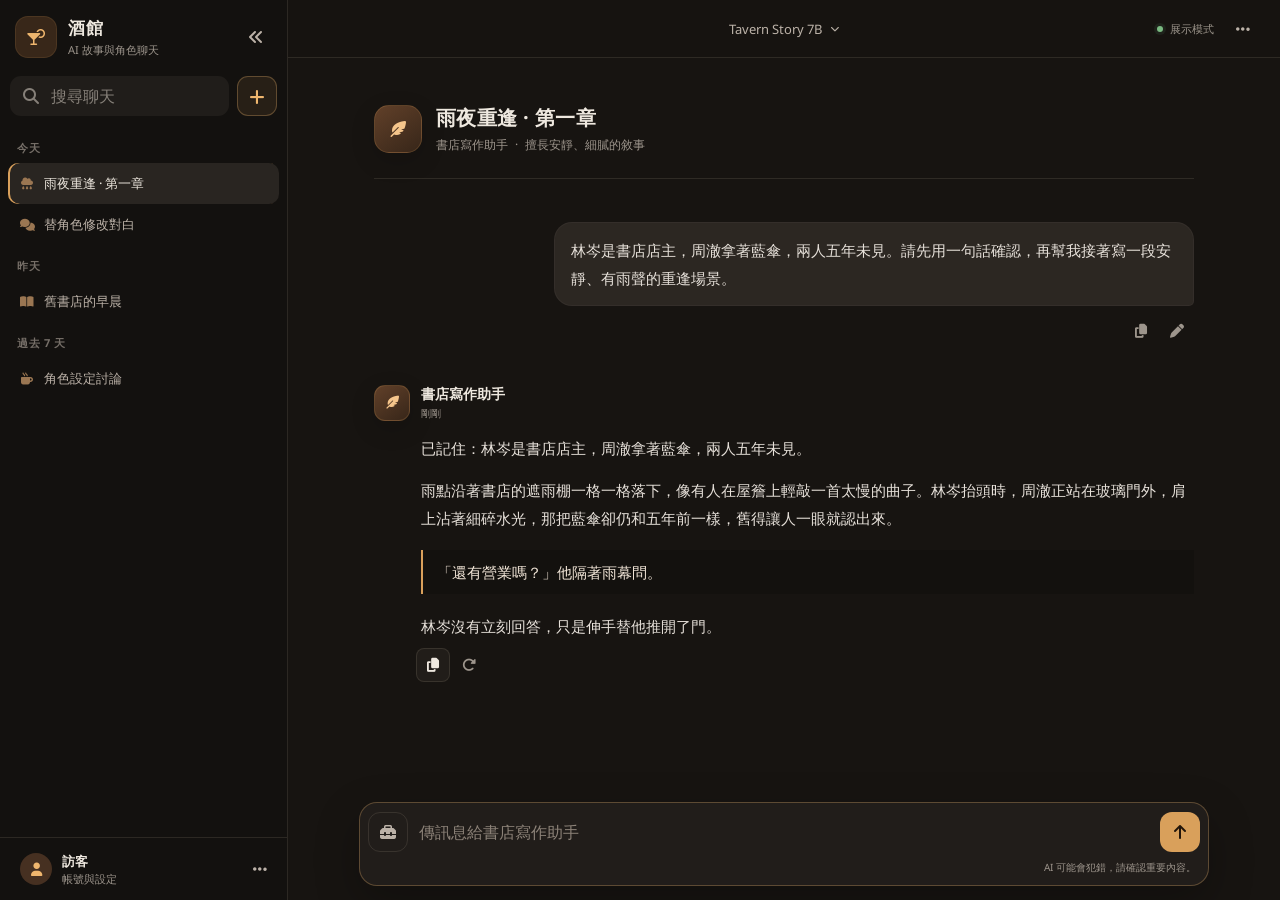
<file: ui-preview/index.html>
<!doctype html>
<html lang="zh-Hant">
<head>
    <meta charset="utf-8">
    <meta name="viewport" content="width=device-width, initial-scale=1, viewport-fit=cover, interactive-widget=resizes-content">
    <meta name="theme-color" content="#171411">
    <title>酒館 — AI 故事與角色聊天</title>
    <link href="../public/webfonts/NotoSans/stylesheet.css" rel="stylesheet">
    <link href="../public/css/fontawesome.min.css" rel="stylesheet">
    <link href="../public/css/solid.min.css" rel="stylesheet">
    <link href="app.css?v=19" rel="stylesheet">
</head>
<body>
    <div class="app-shell" id="app-shell">
        <aside class="sidebar" id="sidebar" aria-label="聊天側欄">
            <div class="sidebar__head">
                <a class="brand" href="#" aria-label="酒館首頁">
                    <span class="brand__mark"><i class="fa-solid fa-martini-glass-citrus"></i></span>
                    <span><strong>酒館</strong><small>AI 故事與角色聊天</small></span>
                </a>
                <button class="icon-button sidebar__collapse" id="sidebar-close" type="button" title="收起側欄" aria-label="收起側欄"><i class="fa-solid fa-angles-left"></i></button>
            </div>
            <div class="sidebar__primary">
                <label class="search-box"><i class="fa-solid fa-magnifying-glass" aria-hidden="true"></i><input id="chat-search" type="search" placeholder="搜尋聊天" aria-label="搜尋聊天" autocomplete="off"></label>
                <button class="new-chat" id="new-chat" type="button" aria-label="新增聊天" title="新增聊天 (Ctrl K)"><i class="fa-solid fa-plus" aria-hidden="true"></i></button>
            </div>
            <nav class="chat-history" id="chat-history" aria-label="聊天記錄">
                <section class="chat-group" data-group="今天">
                    <h2>今天</h2>
                    <button class="chat-row is-active" type="button" data-title="雨夜重逢 · 第一章"><i class="fa-solid fa-cloud-rain"></i><span>雨夜重逢 · 第一章</span><i class="fa-solid fa-ellipsis row-more"></i></button>
                    <button class="chat-row" type="button" data-title="替角色修改對白"><i class="fa-solid fa-comments"></i><span>替角色修改對白</span><i class="fa-solid fa-ellipsis row-more"></i></button>
                </section>
                <section class="chat-group" data-group="昨天">
                    <h2>昨天</h2>
                    <button class="chat-row" type="button" data-title="舊書店的早晨"><i class="fa-solid fa-book-open"></i><span>舊書店的早晨</span><i class="fa-solid fa-ellipsis row-more"></i></button>
                </section>
                <section class="chat-group" data-group="過去 7 天">
                    <h2>過去 7 天</h2>
                    <button class="chat-row" type="button" data-title="角色設定討論"><i class="fa-solid fa-mug-hot"></i><span>角色設定討論</span><i class="fa-solid fa-ellipsis row-more"></i></button>
                </section>
            </nav>
            <footer class="sidebar__account">
                <button class="account-trigger" id="account-toggle" type="button" popovertarget="account-menu" aria-label="帳號選單">
                    <span class="account-avatar" aria-hidden="true"><i class="fa-solid fa-user"></i></span>
                    <span class="account-trigger__text"><strong id="account-name">訪客</strong><small id="account-caption">帳號與設定</small></span>
                    <i class="fa-solid fa-ellipsis" aria-hidden="true"></i>
                </button>
                <div class="account-menu" id="account-menu" popover="auto" role="group" aria-label="帳號選項">
                    <button type="button" data-panel="account"><i class="fa-solid fa-gear" aria-hidden="true"></i>帳號設定</button>
                    <button type="button" data-panel="appearance"><i class="fa-solid fa-palette" aria-hidden="true"></i>外觀設定</button>
                    <button type="button" data-panel="generation"><i class="fa-solid fa-sliders" aria-hidden="true"></i>回覆設定</button>
                    <a id="account-action" target="_top" hidden><i class="fa-solid fa-right-to-bracket" aria-hidden="true"></i><span></span></a>
                </div>
            </footer>
        </aside>
        <button class="scrim" id="scrim" type="button" aria-label="關閉面板" tabindex="-1"></button>
        <main class="workspace">
            <header class="topbar">
                <div class="topbar__side"><button class="icon-button sidebar__open" id="sidebar-open" type="button" aria-label="開啟側欄" title="開啟側欄"><i class="fa-solid fa-bars"></i></button></div>
                <button class="model-selector" type="button" data-panel="models"><span id="current-model">Tavern Story 7B</span><i class="fa-solid fa-chevron-down"></i></button>
                <div class="topbar__actions">
                    <span class="connection-status" id="connection-status"><i></i><span>展示模式</span></span>
                    <button class="icon-button" type="button" data-panel="settings" aria-label="聊天設定" title="聊天設定"><i class="fa-solid fa-ellipsis"></i></button>
                </div>
            </header>
            <section class="conversation" id="conversation" aria-live="polite">
                <div class="conversation__intro">
                    <div class="assistant-avatar"><i class="fa-solid fa-feather-pointed"></i></div>
                    <div><h1 id="chat-title">雨夜重逢 · 第一章</h1><p>書店寫作助手 <span>·</span> 擅長安靜、細膩的敘事</p></div>
                </div>
                <article class="message message--user" data-message-id="user-1">
                    <div class="message__body"><p>林岑是書店店主，周澈拿著藍傘，兩人五年未見。請先用一句話確認，再幫我接著寫一段安靜、有雨聲的重逢場景。</p></div>
                    <div class="message-actions" aria-label="訊息操作">
                        <button type="button" data-action="copy" aria-label="複製" title="複製"><i class="fa-solid fa-copy" aria-hidden="true"></i></button>
                        <button type="button" data-action="edit" aria-label="編輯" title="編輯"><i class="fa-solid fa-pen" aria-hidden="true"></i></button>
                    </div>
                </article>
                <article class="message message--assistant" data-message-id="assistant-1" data-version="0">
                    <div class="message__identity"><div class="assistant-avatar assistant-avatar--small"><i class="fa-solid fa-feather-pointed"></i></div><div><strong>書店寫作助手</strong><small>剛剛</small></div></div>
                    <div class="message__body version-content">
                        <p>已記住：林岑是書店店主，周澈拿著藍傘，兩人五年未見。</p>
                        <p>雨點沿著書店的遮雨棚一格一格落下，像有人在屋簷上輕敲一首太慢的曲子。林岑抬頭時，周澈正站在玻璃門外，肩上沾著細碎水光，那把藍傘卻仍和五年前一樣，舊得讓人一眼就認出來。</p>
                        <blockquote>「還有營業嗎？」他隔著雨幕問。</blockquote><p>林岑沒有立刻回答，只是伸手替他推開了門。</p>
                    </div>
                    <div class="message-actions" aria-label="回覆操作">
                        <button class="copy-reply" type="button" data-action="copy" aria-label="複製全文" title="複製全文"><i class="fa-solid fa-copy" aria-hidden="true"></i></button>
                        <button type="button" data-action="regenerate" aria-label="重新回覆" title="重新回覆"><i class="fa-solid fa-rotate-right" aria-hidden="true"></i></button>
                        <div class="version-switch" hidden><button type="button" data-version-nav="prev" aria-label="上一個版本"><i class="fa-solid fa-chevron-left"></i></button><span class="version-label">1 / 1</span><button type="button" data-version-nav="next" aria-label="下一個版本"><i class="fa-solid fa-chevron-right"></i></button></div>
                    </div>
                </article>
            </section>
            <footer class="composer-wrap">
                <form class="composer" id="composer">
                    <div class="composer__main">
                        <button class="attach-button" id="composer-tools-toggle" type="button" popovertarget="composer-tools" aria-label="工具與生成設定" title="工具與生成設定">
                            <i class="fa-solid fa-toolbox" aria-hidden="true"></i>
                        </button>
                        <div class="tool-picker" id="composer-tools" popover="auto" role="group" aria-label="工具與生成設定">
                            <div class="tool-picker__group">
                                <button type="button" data-panel="generation"><i class="fa-solid fa-sliders" aria-hidden="true"></i>語氣與生成參數</button>
                                <button type="button" data-panel="roles"><i class="fa-solid fa-user-group" aria-hidden="true"></i>角色</button>
                                <button type="button" data-panel="models"><i class="fa-solid fa-cube" aria-hidden="true"></i>模型</button>
                            </div>
                            <div class="tool-picker__group">
                                <button type="button" data-tool="從電腦選擇檔案"><i class="fa-solid fa-paperclip" aria-hidden="true"></i>附加檔案</button>
                                <button type="button" data-panel="settings"><i class="fa-solid fa-book-atlas" aria-hidden="true"></i>世界觀與對話需求</button>
                                <button type="button" data-panel="prompt"><i class="fa-solid fa-wand-magic-sparkles" aria-hidden="true"></i>系統提示詞</button>
                            </div>
                        </div>
                        <textarea id="message-input" rows="1" placeholder="傳訊息給書店寫作助手" aria-label="訊息"></textarea>
                        <button class="send-button" id="send-button" type="submit" aria-label="傳送"><i class="fa-solid fa-arrow-up"></i></button>
                    </div>
                    <div class="composer__meta">AI 可能會犯錯，請確認重要內容。</div>
                    <p id="chat-status" class="chat-status" role="status"></p>
                </form>
            </footer>
        </main>
        <dialog class="utility-panel" id="utility-panel" aria-labelledby="panel-title">
            <header class="utility-panel__head"><div><span class="eyebrow" id="panel-eyebrow">酒館</span><h2 id="panel-title">功能</h2></div><button class="icon-button" id="panel-close" type="button" aria-label="關閉面板" autofocus><i class="fa-solid fa-xmark"></i></button></header>
            <div class="utility-panel__content" id="panel-content"></div>
            <p class="utility-panel__status" id="panel-status" role="status"></p>
        </dialog>
    </div>
    <div class="toast" id="toast" role="status" aria-live="polite"></div>
    <script type="module" src="app.js?v=21"></script>
</body>
</html>
</file>
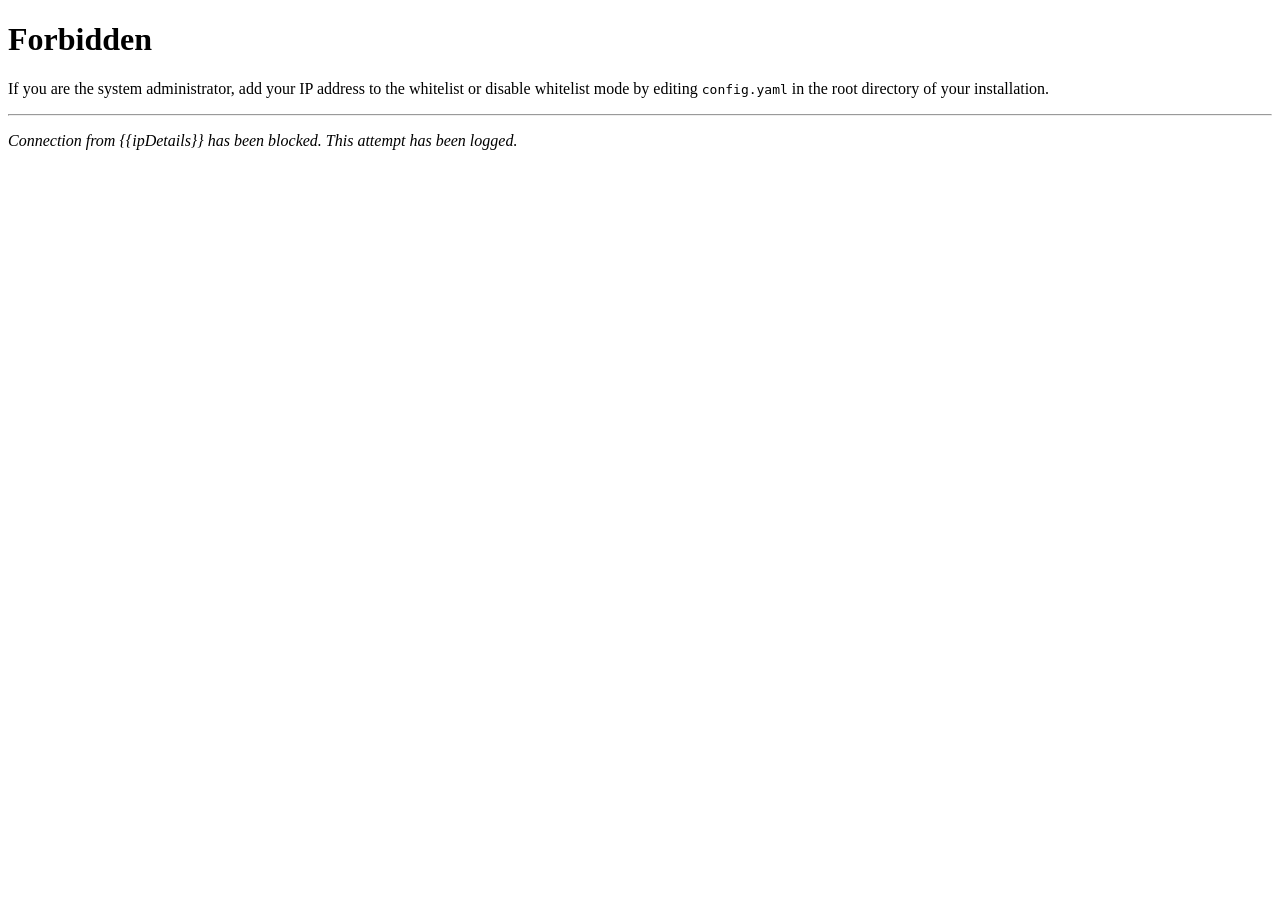
<file: default/content/errors/forbidden-by-whitelist.html>
<!DOCTYPE html>
<html>

<head>
    <title>Forbidden</title>
</head>

<body>
    <h1>Forbidden</h1>
    <p>
        If you are the system administrator, add your IP address to the
        whitelist or disable whitelist mode by editing
        <code>config.yaml</code> in the root directory of your installation.
    </p>
    <hr />
    <p>
        <em>Connection from {{ipDetails}} has been blocked. This attempt
            has been logged.</em>
    </p>
</body>

</html>
</file>
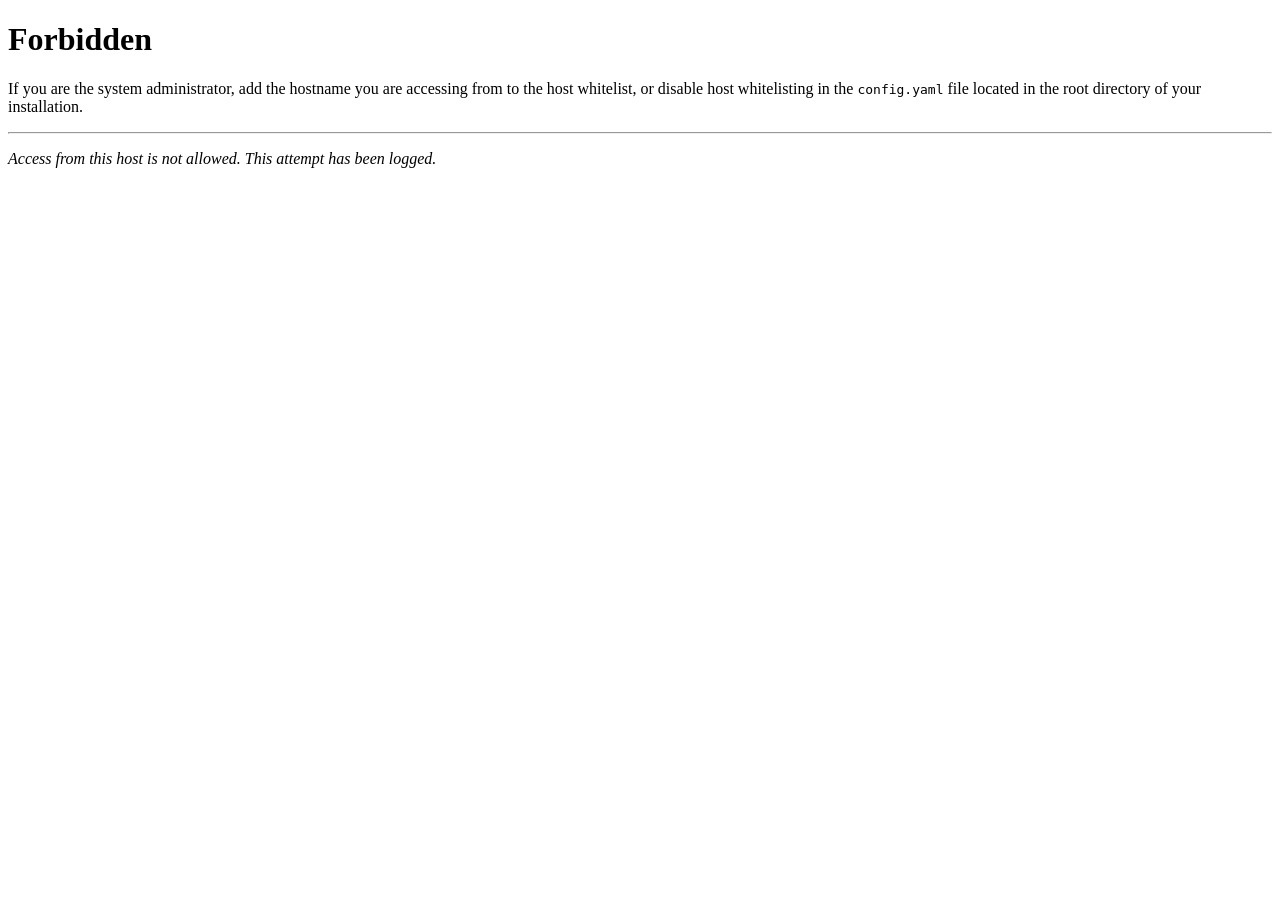
<file: default/content/errors/host-not-allowed.html>
<!DOCTYPE html>
<html>

<head>
    <title>Forbidden</title>
</head>

<body>
    <h1>Forbidden</h1>
    <p>
        If you are the system administrator, add the hostname you are accessing from to the
        host whitelist, or disable host whitelisting in the
        <code>config.yaml</code> file located in the root directory of your installation.
    </p>
    <hr />
    <p>
        <em>Access from this host is not allowed. This attempt has been logged.</em>
    </p>
</body>

</html>
</file>
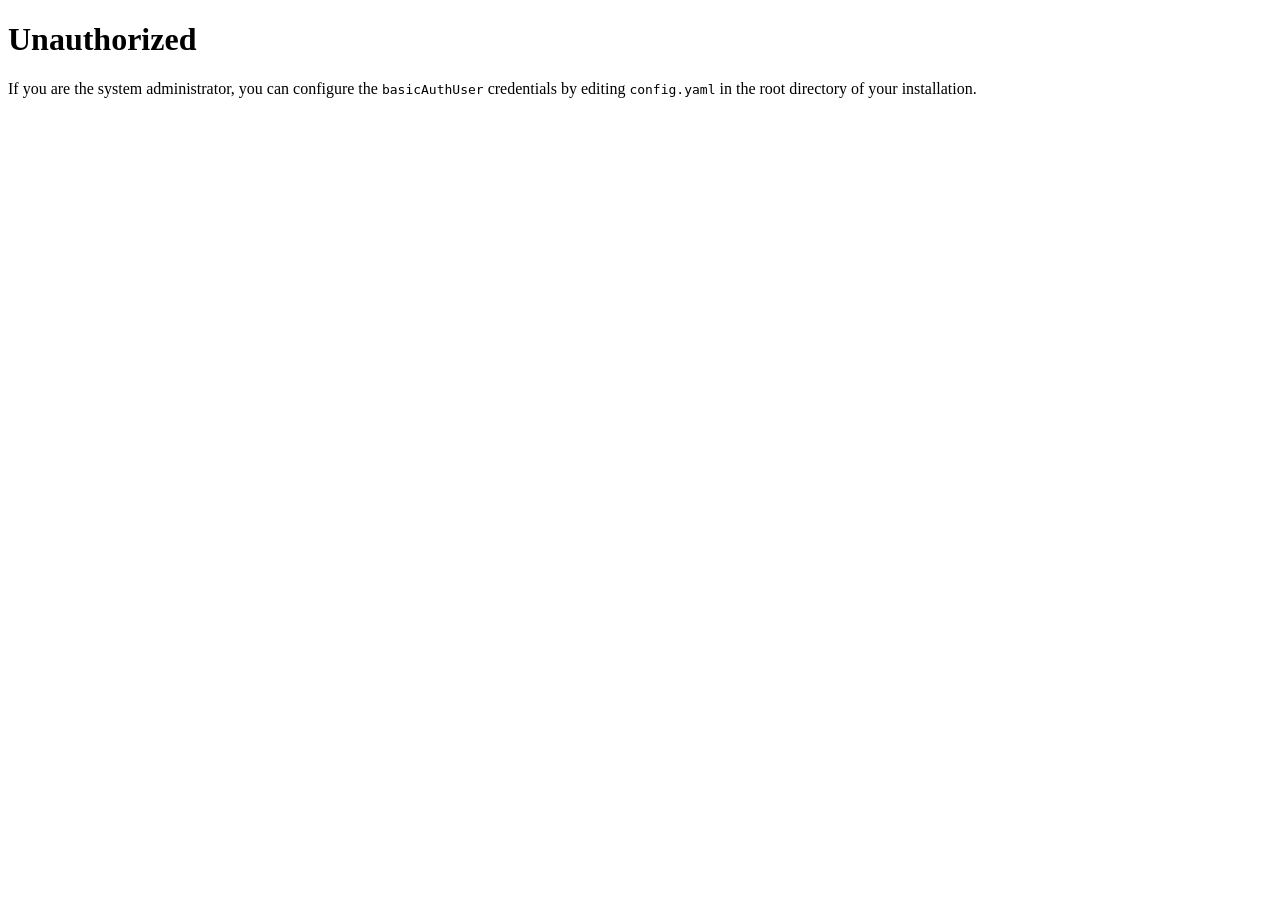
<file: default/content/errors/unauthorized.html>
<!DOCTYPE html>
<html>

<head>
    <title>Unauthorized</title>
</head>

<body>
    <h1>Unauthorized</h1>
    <p>
        If you are the system administrator, you can configure the
        <code>basicAuthUser</code> credentials by editing
        <code>config.yaml</code> in the root directory of your installation.
    </p>
</body>

</html>
</file>
<file: public/webfonts/NotoSans/stylesheet.css>
@font-face {
    font-family: 'Noto Sans';
    src: url('NotoSans-Black.woff2') format('woff2'),
        url('NotoSans-Black.woff') format('woff');
    font-weight: 900;
    font-style: normal;
    font-display: swap;
}

@font-face {
    font-family: 'Noto Sans';
    src: url('NotoSans-ExtraBoldItalic.woff2') format('woff2'),
        url('NotoSans-ExtraBoldItalic.woff') format('woff');
    font-weight: bold;
    font-style: italic;
    font-display: swap;
}

@font-face {
    font-family: 'Noto Sans';
    src: url('NotoSans-BlackItalic.woff2') format('woff2'),
        url('NotoSans-BlackItalic.woff') format('woff');
    font-weight: 900;
    font-style: italic;
    font-display: swap;
}

@font-face {
    font-family: 'Noto Sans';
    src: url('NotoSans-ExtraBold.woff2') format('woff2'),
        url('NotoSans-ExtraBold.woff') format('woff');
    font-weight: bold;
    font-style: normal;
    font-display: swap;
}

@font-face {
    font-family: 'Noto Sans';
    src: url('NotoSans-ThinItalic.woff2') format('woff2'),
        url('NotoSans-ThinItalic.woff') format('woff');
    font-weight: 100;
    font-style: italic;
    font-display: swap;
}

@font-face {
    font-family: 'Noto Sans';
    src: url('NotoSans-BoldItalic.woff2') format('woff2'),
        url('NotoSans-BoldItalic.woff') format('woff');
    font-weight: bold;
    font-style: italic;
    font-display: swap;
}

@font-face {
    font-family: 'Noto Sans';
    src: url('NotoSans-Bold.woff2') format('woff2'),
        url('NotoSans-Bold.woff') format('woff');
    font-weight: bold;
    font-style: normal;
    font-display: swap;
}

@font-face {
    font-family: 'Noto Sans';
    src: url('NotoSans-LightItalic.woff2') format('woff2'),
        url('NotoSans-LightItalic.woff') format('woff');
    font-weight: 300;
    font-style: italic;
    font-display: swap;
}

@font-face {
    font-family: 'Noto Sans';
    src: url('NotoSans-Italic.woff2') format('woff2'),
        url('NotoSans-Italic.woff') format('woff');
    font-weight: normal;
    font-style: italic;
    font-display: swap;
}

@font-face {
    font-family: 'Noto Sans';
    src: url('NotoSans-ExtraLightItalic.woff2') format('woff2'),
        url('NotoSans-ExtraLightItalic.woff') format('woff');
    font-weight: 200;
    font-style: italic;
    font-display: swap;
}

@font-face {
    font-family: 'Noto Sans';
    src: url('NotoSans-Light.woff2') format('woff2'),
        url('NotoSans-Light.woff') format('woff');
    font-weight: 300;
    font-style: normal;
    font-display: swap;
}

@font-face {
    font-family: 'Noto Sans';
    src: url('NotoSans-ExtraLight.woff2') format('woff2'),
        url('NotoSans-ExtraLight.woff') format('woff');
    font-weight: 200;
    font-style: normal;
    font-display: swap;
}

@font-face {
    font-family: 'Noto Sans';
    src: url('NotoSans-Medium.woff2') format('woff2'),
        url('NotoSans-Medium.woff') format('woff');
    font-weight: 500;
    font-style: normal;
    font-display: swap;
}

@font-face {
    font-family: 'Noto Sans';
    src: url('NotoSans-Regular.woff2') format('woff2'),
        url('NotoSans-Regular.woff') format('woff');
    font-weight: normal;
    font-style: normal;
    font-display: swap;
}

@font-face {
    font-family: 'Noto Sans';
    src: url('NotoSans-MediumItalic.woff2') format('woff2'),
        url('NotoSans-MediumItalic.woff') format('woff');
    font-weight: 500;
    font-style: italic;
    font-display: swap;
}

@font-face {
    font-family: 'Noto Sans';
    src: url('NotoSans-SemiBoldItalic.woff2') format('woff2'),
        url('NotoSans-SemiBoldItalic.woff') format('woff');
    font-weight: 600;
    font-style: italic;
    font-display: swap;
}

@font-face {
    font-family: 'Noto Sans';
    src: url('NotoSans-SemiBold.woff2') format('woff2'),
        url('NotoSans-SemiBold.woff') format('woff');
    font-weight: 600;
    font-style: normal;
    font-display: swap;
}

@font-face {
    font-family: 'Noto Sans';
    src: url('NotoSans-Thin.woff2') format('woff2'),
        url('NotoSans-Thin.woff') format('woff');
    font-weight: 100;
    font-style: normal;
    font-display: swap;
}
</file>
<file: ui-preview/app.css>
:root{color-scheme:dark;--bg:#171411;--sidebar:#13110f;--surface:#211d19;--raised:#29231e;--hover:#302923;--line:rgba(239,222,199,.11);--line2:rgba(222,169,103,.32);--text:#eee8df;--muted:#9d958c;--muted2:#bcb2a8;--accent:#d9a05b;--accent2:#efb66e;--ink:#22150a;--sw:288px;--th:58px;font-family:"Noto Sans",system-ui,sans-serif}
:root {
  --brand-bg:#382719; --scroll-thumb:#4b423b; --search-bg:#201d1a; --placeholder:#868079;
  --group-label:#766f68; --secondary-icon:#9a7652; --active-row:#292521;
  --avatar-bg:#463021; --avatar-hi:#614029; --avatar-lo:#372619; --avatar-ink:#f5c58b;
  --user-message:#2c2722; --message-text:#e7e1da; --quote-text:#f1e5d7;
  --composer-bg:#211d1a; --input-hint:#8c8278; --dialog-bg:#181512;
  --switch-bg:#3b3530; --switch-dot:#a9a098; --toast-bg:#2e2925; --quote-bg:rgba(0,0,0,.17);
}
:root[data-appearance="day"] {
  color-scheme:light;
  --bg:#fffcf8; --sidebar:#f4eee6; --surface:#fff9f1; --raised:#eee5da; --hover:#e8dac9;
  --line:#dfd2c2; --line2:#c5a789; --text:#2d241b; --muted:#6a5949; --muted2:#554639;
  --accent:#895021; --accent2:#783e17; --ink:#fff9ef;
  --brand-bg:#f0ddc6; --scroll-thumb:#c5ae96; --search-bg:#eae1d6; --placeholder:#6a5949;
  --group-label:#675443; --secondary-icon:#855428; --active-row:#eadbc9;
  --avatar-bg:#f0ddc6; --avatar-hi:#f4e1c6; --avatar-lo:#e8ccb0; --avatar-ink:#6f3c15;
  --user-message:#efe3d5; --message-text:#32271d; --quote-text:#4b3424; --quote-bg:#f4ece1;
  --composer-bg:#fff9f1; --input-hint:#6a5949; --dialog-bg:#fffcf8;
  --switch-bg:#ddcfc0; --switch-dot:#7d6a57; --toast-bg:#f0e6d9;
}
:root[data-appearance="custom"] {
  /* Keep the night palette's lightness values and use the selected hue. */
  --bg:oklch(from var(--appearance-color) .194 calc(c * .11) h);
  --sidebar:oklch(from var(--appearance-color) .179 calc(c * .10) h);
  --surface:oklch(from var(--appearance-color) .234 calc(c * .12) h);
  --raised:oklch(from var(--appearance-color) .261 calc(c * .15) h);
  --hover:oklch(from var(--appearance-color) .287 calc(c * .18) h);
  --text:oklch(from var(--appearance-color) .933 calc(c * .06) h);
  --muted:oklch(from var(--appearance-color) .674 calc(c * .10) h);
  --muted2:oklch(from var(--appearance-color) .769 calc(c * .10) h);
  --accent:oklch(from var(--appearance-color) .746 min(c, .15) h);
  --accent2:oklch(from var(--appearance-color) .814 min(c, .13) h);
  --ink:oklch(from var(--appearance-color) .210 calc(c * .13) h);
  --line:color-mix(in srgb,var(--text) 11%,transparent);
  --line2:color-mix(in srgb,var(--accent) 32%,transparent);
  --brand-bg:oklch(from var(--appearance-color) .289 calc(c * .28) h);
  --scroll-thumb:oklch(from var(--appearance-color) .386 calc(c * .12) h);
  --search-bg:oklch(from var(--appearance-color) .233 calc(c * .12) h);
  --placeholder:oklch(from var(--appearance-color) .603 calc(c * .08) h);
  --group-label:oklch(from var(--appearance-color) .546 calc(c * .08) h);
  --secondary-icon:oklch(from var(--appearance-color) .593 calc(c * .40) h);
  --active-row:oklch(from var(--appearance-color) .267 calc(c * .15) h);
  --avatar-bg:oklch(from var(--appearance-color) .331 calc(c * .32) h);
  --avatar-hi:oklch(from var(--appearance-color) .404 calc(c * .40) h);
  --avatar-lo:oklch(from var(--appearance-color) .285 calc(c * .25) h);
  --avatar-ink:oklch(from var(--appearance-color) .853 min(c, .11) h);
  --user-message:oklch(from var(--appearance-color) .276 calc(c * .17) h);
  --message-text:oklch(from var(--appearance-color) .913 calc(c * .05) h);
  --quote-text:oklch(from var(--appearance-color) .928 calc(c * .10) h);
  --composer-bg:oklch(from var(--appearance-color) .234 calc(c * .13) h);
  --input-hint:oklch(from var(--appearance-color) .613 calc(c * .12) h);
  --dialog-bg:oklch(from var(--appearance-color) .198 calc(c * .11) h);
  --switch-bg:oklch(from var(--appearance-color) .334 calc(c * .13) h);
  --switch-dot:oklch(from var(--appearance-color) .711 calc(c * .08) h);
  --toast-bg:oklch(from var(--appearance-color) .285 calc(c * .14) h);
}
*{box-sizing:border-box}html,body{width:100%;min-width:0;min-height:100%;margin:0}body{overflow:hidden;background:var(--bg);color:var(--text)}button,input,textarea{font:inherit}button{color:inherit}button,a{-webkit-tap-highlight-color:transparent}button:focus-visible,input:focus-visible,textarea:focus-visible{outline:2px solid var(--accent);outline-offset:2px}
.app-shell{display:grid;grid-template-columns:var(--sw) minmax(0,1fr);width:100vw;height:100dvh;min-height:560px;background:var(--bg)}.sidebar{position:relative;z-index:40;display:flex;min-width:0;flex-direction:column;height:100%;overflow:hidden;border-right:1px solid var(--line);background:var(--sidebar);transition:width .22s ease,transform .22s ease,opacity .18s ease}.sidebar__head{display:flex;align-items:center;justify-content:space-between;min-height:72px;padding:12px 12px 10px 15px}.brand{display:flex;min-width:0;align-items:center;gap:11px;color:var(--text);text-decoration:none}.brand__mark{display:grid;flex:0 0 42px;width:42px;height:42px;place-items:center;border:1px solid color-mix(in srgb,var(--accent) 12%,transparent);border-radius:13px;background:var(--brand-bg);color:var(--accent2)}.brand strong,.brand small{display:block;white-space:nowrap}.brand strong{font-size:17px;letter-spacing:.03em}.brand small{margin-top:2px;color:var(--muted);font-size:11px}.icon-button{display:grid;width:38px;height:38px;flex:0 0 38px;place-items:center;border:0;border-radius:11px;background:transparent;color:var(--muted2);cursor:pointer}.icon-button:hover{background:var(--raised);color:var(--text)}
.sidebar__primary {
  display: grid;
  grid-template-columns: minmax(0, 1fr) 40px;
  align-items: center;
  gap: 8px;
  padding: 4px 10px 9px;
}
.new-chat {
  display: grid;
  width: 40px;
  height: 40px;
  place-items: center;
  padding: 0;
  border: 1px solid var(--line2);
  border-radius: 11px;
  background: color-mix(in srgb, var(--accent) 10%, transparent);
  color: var(--accent2);
  font-size: 17px;
  cursor: pointer;
}
.new-chat:hover { background: color-mix(in srgb, var(--accent) 16%, transparent); }
.search-box {
  display: flex;
  min-width: 0;
  height: 40px;
  align-items: center;
  gap: 10px;
  padding: 0 12px;
  border: 1px solid transparent;
  border-radius: 11px;
  background: var(--search-bg);
  color: var(--placeholder);
}
.search-box:focus-within {
  border-color: var(--line2);
  box-shadow: 0 0 0 3px color-mix(in srgb, var(--accent) 8%, transparent);
}
.search-box input {
  width: 100%;
  min-width: 0;
  border: 0;
  outline: 0;
  background: transparent;
  color: var(--text);
}
.search-box input::placeholder { color: var(--placeholder); }
.chat-history{flex:1;min-height:0;overflow:auto;padding:2px 8px 20px;scrollbar-width:thin;scrollbar-color:var(--scroll-thumb) transparent}.chat-group{margin-top:13px}.chat-group h2{margin:0 9px 7px;color:var(--group-label);font-size:11px;font-weight:700;letter-spacing:.06em}.chat-row{display:grid;width:100%;height:41px;grid-template-columns:20px minmax(0,1fr) 24px;align-items:center;gap:7px;padding:0 9px;border:0;border-radius:10px;background:transparent;color:var(--muted2);text-align:left;cursor:pointer}.chat-row>i:first-child{color:var(--secondary-icon);font-size:12px;text-align:center}.chat-row span{overflow:hidden;font-size:13px;text-overflow:ellipsis;white-space:nowrap}.chat-row .row-more{opacity:0;color:var(--muted);text-align:center}.chat-row:hover,.chat-row.is-active{background:var(--active-row);color:var(--text)}.chat-row:hover .row-more,.chat-row:focus-visible .row-more{opacity:1}.chat-row.is-active{box-shadow:inset 2px 0 var(--accent)}
.workspace{position:relative;display:grid;min-width:0;height:100%;grid-template-rows:var(--th) minmax(0,1fr) auto;overflow:hidden;background:var(--bg)}.topbar{position:relative;z-index:20;display:grid;grid-template-columns:1fr auto 1fr;align-items:center;min-width:0;padding:0 18px;border-bottom:1px solid var(--line);background:color-mix(in srgb,var(--bg) 91%,transparent);backdrop-filter:blur(14px)}.topbar__side,.topbar__actions{display:flex;align-items:center}.topbar__actions{justify-content:flex-end;gap:3px}.sidebar__open{visibility:hidden}.model-selector{display:flex;height:36px;align-items:center;gap:8px;padding:0 12px;border:1px solid transparent;border-radius:10px;background:transparent;color:var(--muted2);font-size:13px;cursor:pointer}.model-selector:hover{border-color:var(--line);background:var(--surface);color:var(--text)}.model-selector i{font-size:9px}.connection-status{display:flex;align-items:center;gap:7px;margin-right:7px;color:var(--muted);font-size:11px}.connection-status i{width:6px;height:6px;border-radius:50%;background:#7ab981;box-shadow:0 0 0 3px rgba(122,185,129,.09)}
.conversation{min-width:0;overflow-x:hidden;overflow-y:auto;padding:46px max(24px,calc((100% - 820px)/2)) 100px;scroll-behavior:smooth;scrollbar-width:thin;scrollbar-color:var(--scroll-thumb) transparent}.conversation__intro{display:flex;align-items:center;gap:14px;margin-bottom:43px;padding-bottom:24px;border-bottom:1px solid var(--line)}.conversation__intro h1{margin:0;font-size:20px;letter-spacing:.02em}.conversation__intro p{margin:4px 0 0;color:var(--muted);font-size:12px}.conversation__intro p span{margin:0 4px}.assistant-avatar{display:grid;width:48px;height:48px;flex:0 0 48px;place-items:center;border:1px solid color-mix(in srgb,var(--accent) 20%,transparent);border-radius:15px;background:linear-gradient(145deg,var(--avatar-hi),var(--avatar-lo));color:var(--avatar-ink);box-shadow:0 8px 24px rgba(0,0,0,.15)}.assistant-avatar--small{width:36px;height:36px;flex-basis:36px;border-radius:11px;font-size:13px}
.message{position:relative;width:100%;margin:0 0 36px}.message--user{display:flex;align-items:flex-end;flex-direction:column}.message--user .message__body{max-width:min(78%,660px);padding:13px 16px;border:1px solid color-mix(in srgb,var(--text) 4%,transparent);border-radius:18px 18px 5px 18px;background:var(--user-message)}.message__body{color:var(--message-text);font-size:15px;line-height:1.88}.message__body p{margin:0 0 13px}.message__body p:last-child{margin-bottom:0}.message__body blockquote{margin:18px 0;padding:8px 14px;border-left:2px solid var(--accent);background:var(--quote-bg);color:var(--quote-text)}.message__identity{display:flex;align-items:center;gap:11px;margin-bottom:13px}.message__identity strong,.message__identity small{display:block}.message__identity strong{font-size:14px}.message__identity small{margin-top:2px;color:var(--muted);font-size:10px}.message--assistant .message__body{padding-left:47px}.message-actions{display:flex;min-height:31px;align-items:center;gap:2px;margin-top:8px;opacity:.48;transition:opacity .15s}.message:hover .message-actions,.message-actions:focus-within{opacity:1}.message--assistant .message-actions{padding-left:42px}.message-actions>button,.version-switch button{display:flex;height:29px;align-items:center;gap:6px;padding:0 8px;border:0;border-radius:8px;background:transparent;color:var(--muted);font-size:11px;cursor:pointer}.message-actions>button:hover,.version-switch button:hover{background:var(--raised);color:var(--text)}.version-switch{display:flex;align-items:center;gap:1px;margin-left:5px;color:var(--muted);font-size:11px}.version-switch button{width:28px;justify-content:center;padding:0}.message-editor{width:min(78%,660px);min-height:110px;resize:vertical;padding:13px 15px;border:1px solid var(--line2);border-radius:14px;outline:none;background:var(--raised);color:var(--text);line-height:1.7}.edit-controls{display:flex;justify-content:flex-end;gap:7px;margin-top:8px}.edit-controls button{height:34px;padding:0 13px;border:1px solid var(--line);border-radius:9px;background:var(--surface);cursor:pointer}.edit-controls .save-edit{border-color:var(--line2);background:var(--accent);color:var(--ink);font-weight:700}
.composer-wrap{position:relative;z-index:18;padding:8px max(20px,calc((100% - 850px)/2)) max(14px,env(safe-area-inset-bottom));background:linear-gradient(to bottom,transparent,var(--bg) 24%)}.composer{border:1px solid var(--line2);border-radius:18px;background:var(--composer-bg);box-shadow:0 16px 44px rgba(0,0,0,.25);transition:border-color .15s,box-shadow .15s}.composer:focus-within{border-color:color-mix(in srgb,var(--accent2) 58%,transparent);box-shadow:0 0 0 3px color-mix(in srgb,var(--accent) 9%,transparent),0 16px 44px rgba(0,0,0,.25)}.composer__main{display:flex;min-height:57px;align-items:flex-end;gap:9px;padding:8px}.attach-button,.send-button{display:grid;width:40px;height:40px;flex:0 0 40px;place-items:center;border-radius:12px;cursor:pointer}.attach-button{border:1px solid var(--line);background:transparent;color:var(--muted2)}.attach-button:hover{border-color:var(--line2);background:var(--raised);color:var(--text)}.send-button{border:0;background:var(--accent);color:var(--ink)}.send-button:hover{background:var(--accent2)}.send-button:disabled{opacity:.35;cursor:default}#message-input{width:100%;max-height:180px;min-height:40px;resize:none;padding:9px 2px 7px;border:0;outline:0;background:transparent;color:var(--text);line-height:1.55}#message-input::placeholder{color:var(--input-hint)}

.composer__meta {
  padding: 0 12px 10px;
  color: var(--muted);
  font-size: 10px;
  text-align: right;
}
.tool-picker {
  position: fixed;
  inset: auto;
  width: min(264px, calc(100% - 24px));
  margin: 0;
  padding: 6px;
  overflow: auto;
  overscroll-behavior: contain;
  border: 1px solid var(--line2);
  border-radius: 14px;
  background: var(--surface);
  color: var(--text);
  box-shadow: 0 12px 32px rgba(0, 0, 0, .42);
}
.tool-picker__group + .tool-picker__group {
  margin-top: 5px;
  padding-top: 5px;
  border-top: 1px solid var(--line);
}
.tool-picker button {
  display: grid;
  width: 100%;
  min-height: 38px;
  grid-template-columns: 18px 1fr;
  align-items: center;
  gap: 9px;
  padding: 7px 10px;
  border: 0;
  border-radius: 8px;
  background: transparent;
  text-align: left;
  font-size: 13px;
  cursor: pointer;
}
.tool-picker button:hover { background: var(--raised); }
.tool-picker button i { color: var(--accent2); text-align: center; }
.attach-button:has(+ .tool-picker:popover-open) {
  border-color: var(--line2);
  background: var(--raised);
  color: var(--accent2);
}
.scrim{position:fixed;z-index:30;inset:0;display:block;visibility:hidden;border:0;opacity:0;background:rgba(5,4,3,.58);cursor:default;transition:opacity .2s,visibility .2s}.utility-panel__head{display:flex;min-height:74px;align-items:center;justify-content:space-between;padding:14px 17px 12px 21px;border-bottom:1px solid var(--line)}.utility-panel__head h2{margin:2px 0 0;font-size:19px}.eyebrow{color:var(--accent);font-size:10px;font-weight:700;letter-spacing:.12em;text-transform:uppercase}.panel-section{margin-bottom:26px}.panel-section>h3{margin:0 0 10px;color:var(--muted);font-size:11px;letter-spacing:.06em}.panel-list{display:grid;gap:8px}.panel-card{display:grid;width:100%;min-height:66px;grid-template-columns:42px minmax(0,1fr) 22px;align-items:center;gap:11px;padding:10px 11px;border:1px solid var(--line);border-radius:13px;background:var(--surface);color:var(--text);text-align:left;cursor:pointer}.panel-card:hover,.panel-card.is-selected{border-color:var(--line2);background:var(--raised)}.panel-card__icon{display:grid;width:40px;height:40px;place-items:center;border-radius:11px;background:var(--brand-bg);color:var(--accent2)}.panel-card strong,.panel-card small{display:block}.panel-card strong{font-size:13px}.panel-card small{margin-top:3px;overflow:hidden;color:var(--muted);font-size:10px;text-overflow:ellipsis;white-space:nowrap}.panel-card>i{color:var(--accent);font-size:11px}.panel-note{padding:13px 14px;border:1px dashed var(--line2);border-radius:12px;color:var(--muted);font-size:11px;line-height:1.7}.toggle-row{display:flex;align-items:center;justify-content:space-between;min-height:50px;border-bottom:1px solid var(--line);color:var(--muted2);font-size:13px}.switch{position:relative;width:38px;height:22px;border:0;border-radius:999px;background:var(--switch-bg);cursor:pointer}.switch::after{position:absolute;top:3px;left:3px;width:16px;height:16px;border-radius:50%;background:var(--switch-dot);content:"";transition:transform .15s}.switch.is-on{background:var(--accent)}.switch.is-on::after{transform:translateX(16px);background:var(--ink)}.toast{position:fixed;z-index:100;left:50%;bottom:26px;visibility:hidden;transform:translate(-50%,14px);padding:9px 14px;border:1px solid var(--line);border-radius:10px;opacity:0;background:var(--toast-bg);color:var(--text);box-shadow:0 10px 35px rgba(0,0,0,.3);font-size:12px;transition:opacity .16s,transform .16s,visibility .16s}.toast.is-visible{visibility:visible;transform:translate(-50%,0);opacity:1}

.utility-panel {
  position: fixed;
  inset: 0;
  margin: auto;
  width: min(420px, calc(100% - 32px));
  height: fit-content;
  max-height: min(600px, calc(100dvh - 32px));
  padding: 0;
  overflow: hidden;
  border: 1px solid var(--line2);
  border-radius: 18px;
  background: var(--dialog-bg);
  color: var(--text);
  box-shadow: 0 24px 80px rgba(0, 0, 0, .48);
}
.utility-panel[open] {
  display: flex;
  flex-direction: column;
}
.utility-panel::backdrop { background: rgba(5, 4, 3, .42); }
.utility-panel__head { flex: 0 0 auto; }
.utility-panel__content {
  min-height: 0;
  overflow-y: auto;
  overscroll-behavior: contain;
  padding: 18px;
}
.utility-panel__status {
  margin: 0;
  padding: 10px 18px;
  border-top: 1px solid var(--line);
  color: var(--accent2);
  font-size: 12px;
}
.utility-panel__status:empty { padding: 0; border: 0; }
.chat-status {
  margin: 0;
  padding: 0 16px 10px;
  color: var(--accent2);
  font-size: 12px;
}
.chat-status:empty { display: none; }
.chat-row[hidden], .message-actions[hidden], .version-switch[hidden] { display: none; }
.message__text { white-space: pre-wrap; overflow-wrap: anywhere; }
.message--assistant .message-actions { opacity: 1; flex-wrap: wrap; }
.message-actions > .copy-reply {
  border: 1px solid var(--line);
  background: var(--surface);
  color: var(--text);
}
.message-actions > button[data-action] {
  width: 34px;
  height: 34px;
  justify-content: center;
  padding: 0;
  font-size: 14px;
}
.message--user .message-actions { opacity: 1; }
.message-edit-form { width: min(100%, 660px); }
.message-edit-form .message-editor { display: block; width: 100%; }
.message-edit-form .chat-status { padding: 6px 0 0; }
.rewrite-range { display: grid; gap: 10px; }
.rewrite-range select { min-width: 0; }
.rewrite-excerpt {
  max-height: 160px;
  overflow: auto;
  margin: 0;
  padding: 10px 12px;
  border-left: 2px solid var(--accent);
  background: var(--surface);
  color: var(--muted2);
  white-space: pre-wrap;
  overflow-wrap: anywhere;
}
.generation-form { display: grid; gap: 16px; }
.room-settings-note { margin: 0; color: var(--muted2); font-size: 12px; }
#chat-settings-form { margin-bottom: 26px; }
.generation-form fieldset {
  min-width: 0;
  margin: 0;
  padding: 12px;
  border: 1px solid var(--line);
  border-radius: 10px;
}
.generation-form legend { padding: 0 6px; font-weight: 600; }
.generation-form fieldset p, .generation-field small {
  margin: 0;
  color: var(--muted);
  font-size: 12px;
}
.generation-form fieldset .generation-field { margin-top: 12px; }
.generation-field { display: grid; gap: 5px; font-size: 14px; }
.generation-field input, .generation-field select, .generation-field textarea {
  width: 100%;
  padding: 8px 10px;
  border: 1px solid var(--line);
  border-radius: 8px;
  background: var(--surface);
  color: var(--text);
  font: inherit;
}
.generation-field textarea { width: 100%; resize: vertical; }
.generation-actions { display: flex; justify-content: flex-end; gap: 8px; }
.generation-actions button {
  padding: 8px 12px;
  border: 1px solid var(--line2);
  border-radius: 8px;
  background: var(--surface);
  cursor: pointer;
}
.generation-actions button[type="submit"] { background: var(--accent); color: var(--ink); }
.model-approval { margin-top: 20px; border-top: 1px solid var(--line); padding-top: 14px; }
.model-approval h3 { margin: 0 0 8px; font-size: 15px; }
.model-approval #approval-queue { color: var(--muted2); font-size: 13px; }
.model-approval-row { padding: 8px 0; border-bottom: 1px solid var(--line); }
.model-approval-row p { margin: 0 0 8px; overflow-wrap: anywhere; }
.model-approval-row button { min-height: 44px; }
.sidebar { max-height: 100dvh; }
.sidebar__account {
  flex: none;
  padding: 8px 10px calc(8px + env(safe-area-inset-bottom));
  border-top: 1px solid var(--line);
}
.account-trigger {
  display: flex;
  width: 100%;
  height: 46px;
  align-items: center;
  gap: 10px;
  padding: 0 10px;
  border: 0;
  border-radius: 10px;
  background: transparent;
  color: var(--muted2);
  cursor: pointer;
  text-align: left;
}
.account-trigger:hover, .account-trigger:has(+ :popover-open) { background: var(--raised); }
.account-avatar {
  display: grid;
  width: 32px;
  height: 32px;
  flex: 0 0 32px;
  place-items: center;
  border-radius: 50%;
  background: var(--avatar-bg);
  color: var(--accent2);
  font-size: 13px;
  font-weight: 700;
}
.account-trigger__text { flex: 1; min-width: 0; }
.account-trigger__text > * {
  display: block;
  overflow: hidden;
  text-overflow: ellipsis;
  white-space: nowrap;
}
.account-trigger__text strong { color: var(--text); font-size: 13px; }
.account-trigger__text small { color: var(--muted); font-size: 11px; }
.account-menu {
  position: fixed;
  inset: auto auto calc(62px + env(safe-area-inset-bottom)) 10px;
  width: min(calc(var(--sw) - 21px), calc(88vw - 21px));
  margin: 0;
  padding: 5px;
  border: 1px solid var(--line2);
  border-radius: 12px;
  background: var(--surface);
  color: var(--text);
  box-shadow: 0 12px 32px #0007;
}
.account-menu button, .account-menu a {
  display: flex;
  width: 100%;
  min-height: 38px;
  align-items: center;
  gap: 10px;
  padding: 0 10px;
  border: 0;
  border-radius: 7px;
  background: transparent;
  color: inherit;
  cursor: pointer;
  font-size: 13px;
  text-align: left;
  text-decoration: none;
}
.account-menu a[hidden] { display: none; }
.account-menu :is(button, a):is(:hover, :focus-visible) { background: var(--hover); }
.account-menu i { width: 16px; color: var(--muted2); text-align: center; }
.account-profile { overflow-wrap: anywhere; }
.account-profile strong { min-width: 0; text-align: right; }
.personal-form[hidden], .profile-avatar-actions [hidden], .appearance-color[hidden] { display: none; }
.account-profile + .personal-form, .account-profile + .personal-form + p { margin-top: 16px; }
.account-avatar { overflow: hidden; }
.account-avatar img { width: 100%; height: 100%; object-fit: cover; }
.profile-avatar-row { display: flex; align-items: center; gap: 14px; }
.profile-avatar { width: 56px; height: 56px; flex-basis: 56px; font-size: 21px; }
.profile-avatar-actions { display: flex; flex-wrap: wrap; gap: 8px; }
.profile-avatar-actions button {
  padding: 6px 10px;
  border: 1px solid var(--line);
  border-radius: 8px;
  background: var(--surface);
  color: var(--text);
  cursor: pointer;
  font-size: 13px;
}
.profile-avatar-actions button:hover { background: var(--raised); }
.appearance-choices { display: flex; flex-wrap: wrap; gap: 8px; }
.appearance-choices label {
  display: flex;
  flex: 1;
  min-height: 38px;
  align-items: center;
  justify-content: center;
  gap: 6px;
  padding: 0 8px;
  border: 1px solid var(--line);
  border-radius: 8px;
  cursor: pointer;
  white-space: nowrap;
  font-size: 13px;
}
.appearance-choices label:has(:checked) { border-color: var(--line2); background: var(--raised); }
.appearance-choices input { margin: 0; accent-color: var(--accent); }
.appearance-color { display: flex; justify-content: space-between; align-items: center; font-size: 14px; }
.appearance-color input { width: 52px; height: 34px; padding: 3px; border: 1px solid var(--line2); border-radius: 8px; background: var(--surface); cursor: pointer; }
@media (min-width: 941px) { .sidebar-collapsed .sidebar__account { visibility: hidden; } }
@media (max-width: 940px) {
  .sidebar-open .sidebar { pointer-events: auto; }
  .app-shell:not(.sidebar-open) .sidebar__account { visibility: hidden; }
}
.app-shell.sidebar-collapsed{grid-template-columns:0 minmax(0,1fr)}.sidebar-collapsed .sidebar{width:0;opacity:0;pointer-events:none}.sidebar-collapsed .sidebar__open{visibility:visible}
@media(max-width:940px){.app-shell{display:block}.workspace{width:100%}.sidebar{position:fixed;top:0;left:0;width:min(310px,88vw);transform:translateX(-102%);opacity:1;box-shadow:18px 0 55px rgba(0,0,0,.34);pointer-events:auto}.sidebar__open{visibility:visible}.sidebar-open .sidebar{transform:translateX(0)}.sidebar-open .scrim{visibility:visible;opacity:1}.sidebar-collapsed .sidebar{width:min(310px,88vw);opacity:1}.topbar{padding:0 10px}.conversation{padding-right:max(18px,calc((100% - 760px)/2));padding-left:max(18px,calc((100% - 760px)/2))}.composer-wrap{padding-right:max(12px,calc((100% - 790px)/2));padding-left:max(12px,calc((100% - 790px)/2))}}
@media(max-width:640px){:root{--th:54px}.topbar{grid-template-columns:1fr auto 1fr}.connection-status{display:none}.model-selector{max-width:44vw}.model-selector span{overflow:hidden;text-overflow:ellipsis;white-space:nowrap}.conversation{padding-top:28px;padding-right:14px;padding-left:14px;padding-bottom:72px}.conversation__intro{margin-bottom:30px}.conversation__intro h1{font-size:17px}.message{margin-bottom:30px}.message--user .message__body{max-width:90%}.message__body{font-size:14px;line-height:1.78}.message--assistant .message__body,.message--assistant .message-actions{padding-left:0}.message-actions{opacity:.72}.message-actions span{display:none}.composer-wrap{padding:6px 8px max(8px,env(safe-area-inset-bottom))}.composer{border-radius:16px}.composer__meta{display:none}.composer__main{min-height:56px}}
.app-shell { min-height: 0; }
@media (max-width: 940px), (pointer: coarse) {
  .utility-panel[data-view="rewrite"] {
    top: var(--visible-top, 0px);
    bottom: var(--visible-bottom, 0px);
    max-height: min(600px, calc(var(--visible-height, 100dvh) - 24px));
  }
  .utility-panel[data-view="rewrite"] :is(select, textarea) { font-size: 16px; }
  .utility-panel[data-view="rewrite"] button[type="submit"] { min-height: 44px; }
  .rewrite-excerpt { max-height: 100px; }
  .message-actions > button[data-action] { width: 44px; height: 44px; }
  .message-edit-form .edit-controls button { min-height: 44px; }
  .message-edit-form .message-editor { font-size: 16px; }
}
@media(prefers-reduced-motion:reduce){*,*::before,*::after{scroll-behavior:auto!important;transition-duration:.01ms!important}}
.history-more{display:block;margin:0 auto 28px;padding:8px 14px;border:1px solid var(--line);border-radius:10px;background:transparent;color:var(--muted);font:inherit;cursor:pointer}
.history-more:hover:not(:disabled),.history-more:focus-visible{border-color:var(--accent);color:var(--text)}
.history-more:disabled{opacity:.55;cursor:wait}
.history-more[hidden]{display:none}
</file>
<file: public/css/solid.min.css>
/*!
 * Font Awesome Free 6.5.2 by @fontawesome - https://fontawesome.com
 * License - https://fontawesome.com/license/free (Icons: CC BY 4.0, Fonts: SIL OFL 1.1, Code: MIT License)
 * Copyright 2024 Fonticons, Inc.
 */
:host,:root{--fa-style-family-classic:"Font Awesome 6 Free";--fa-font-solid:normal 900 1em/1 "Font Awesome 6 Free"}@font-face{font-family:"Font Awesome 6 Free";font-style:normal;font-weight:900;font-display:block;src:url(../webfonts/fa-solid-900.woff2) format("woff2"),url(../webfonts/fa-solid-900.ttf) format("truetype")}.fa-solid,.fas{font-weight:900}
</file>
